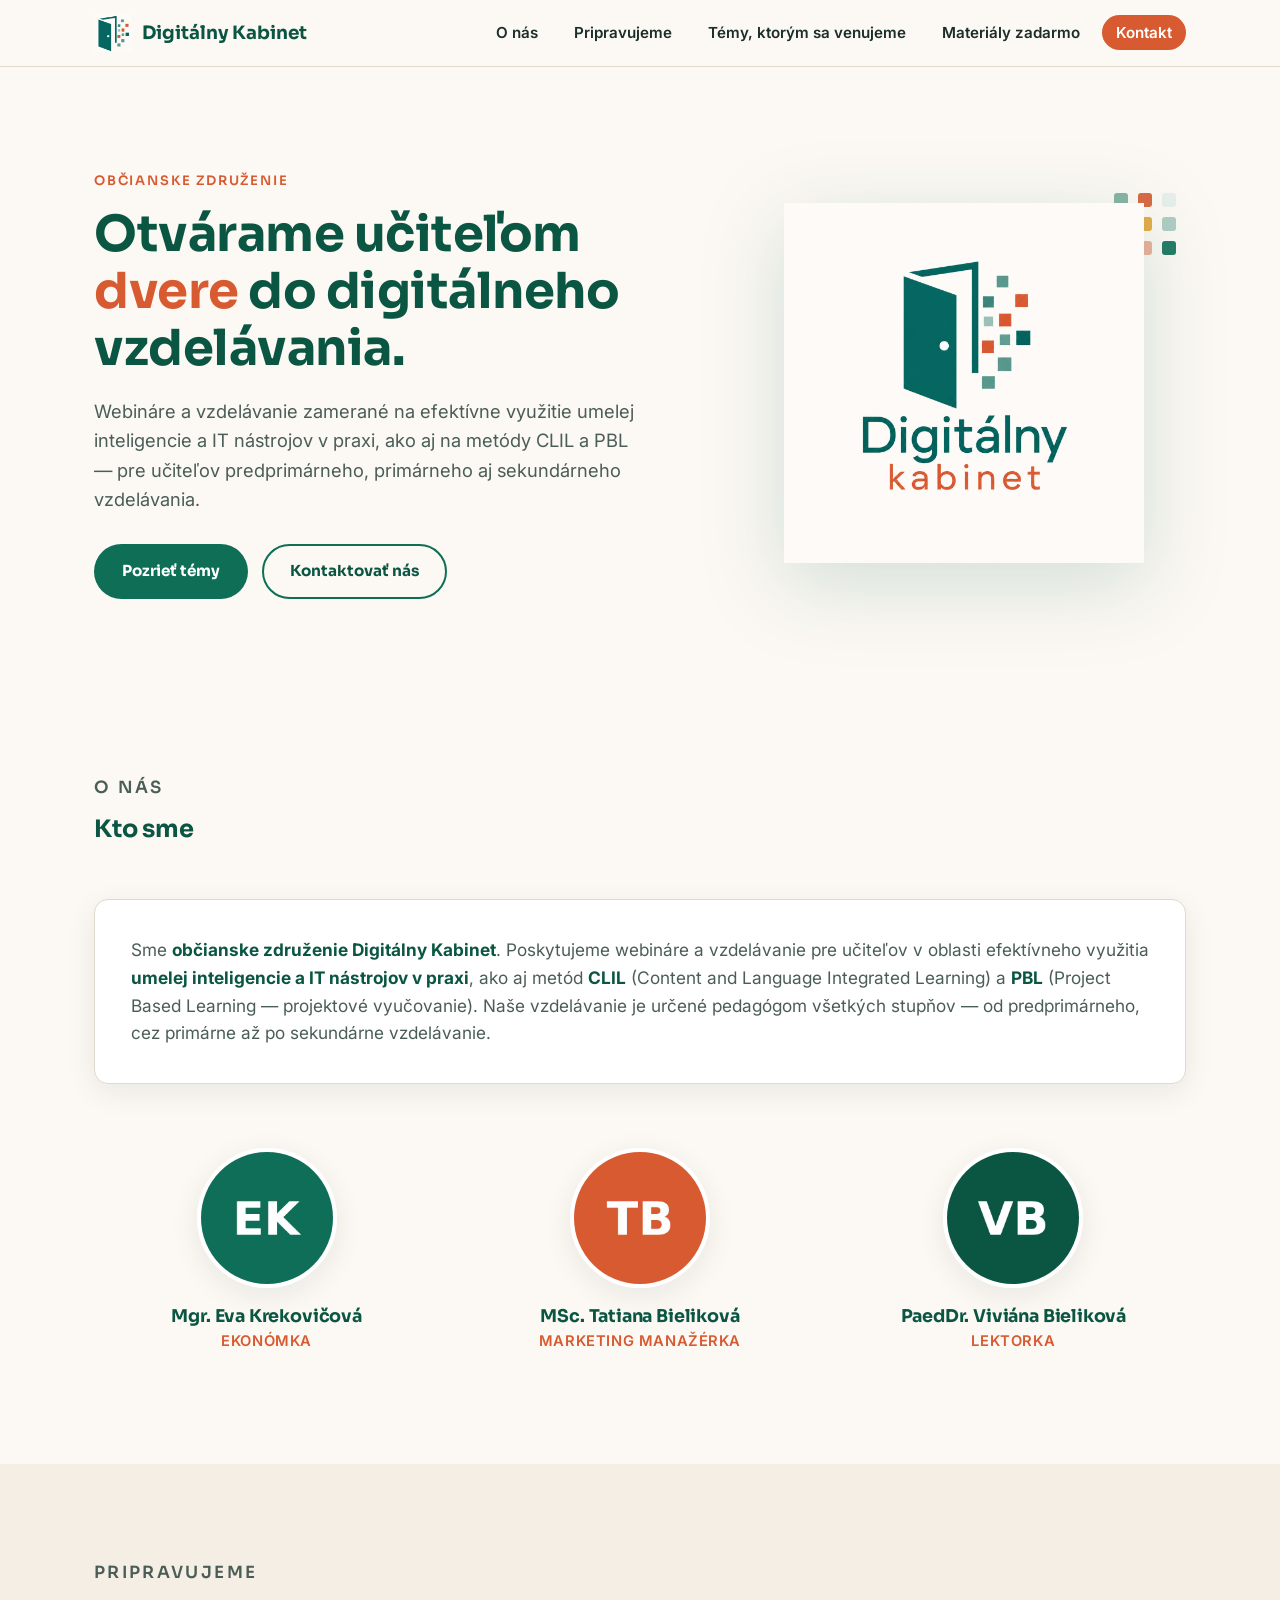
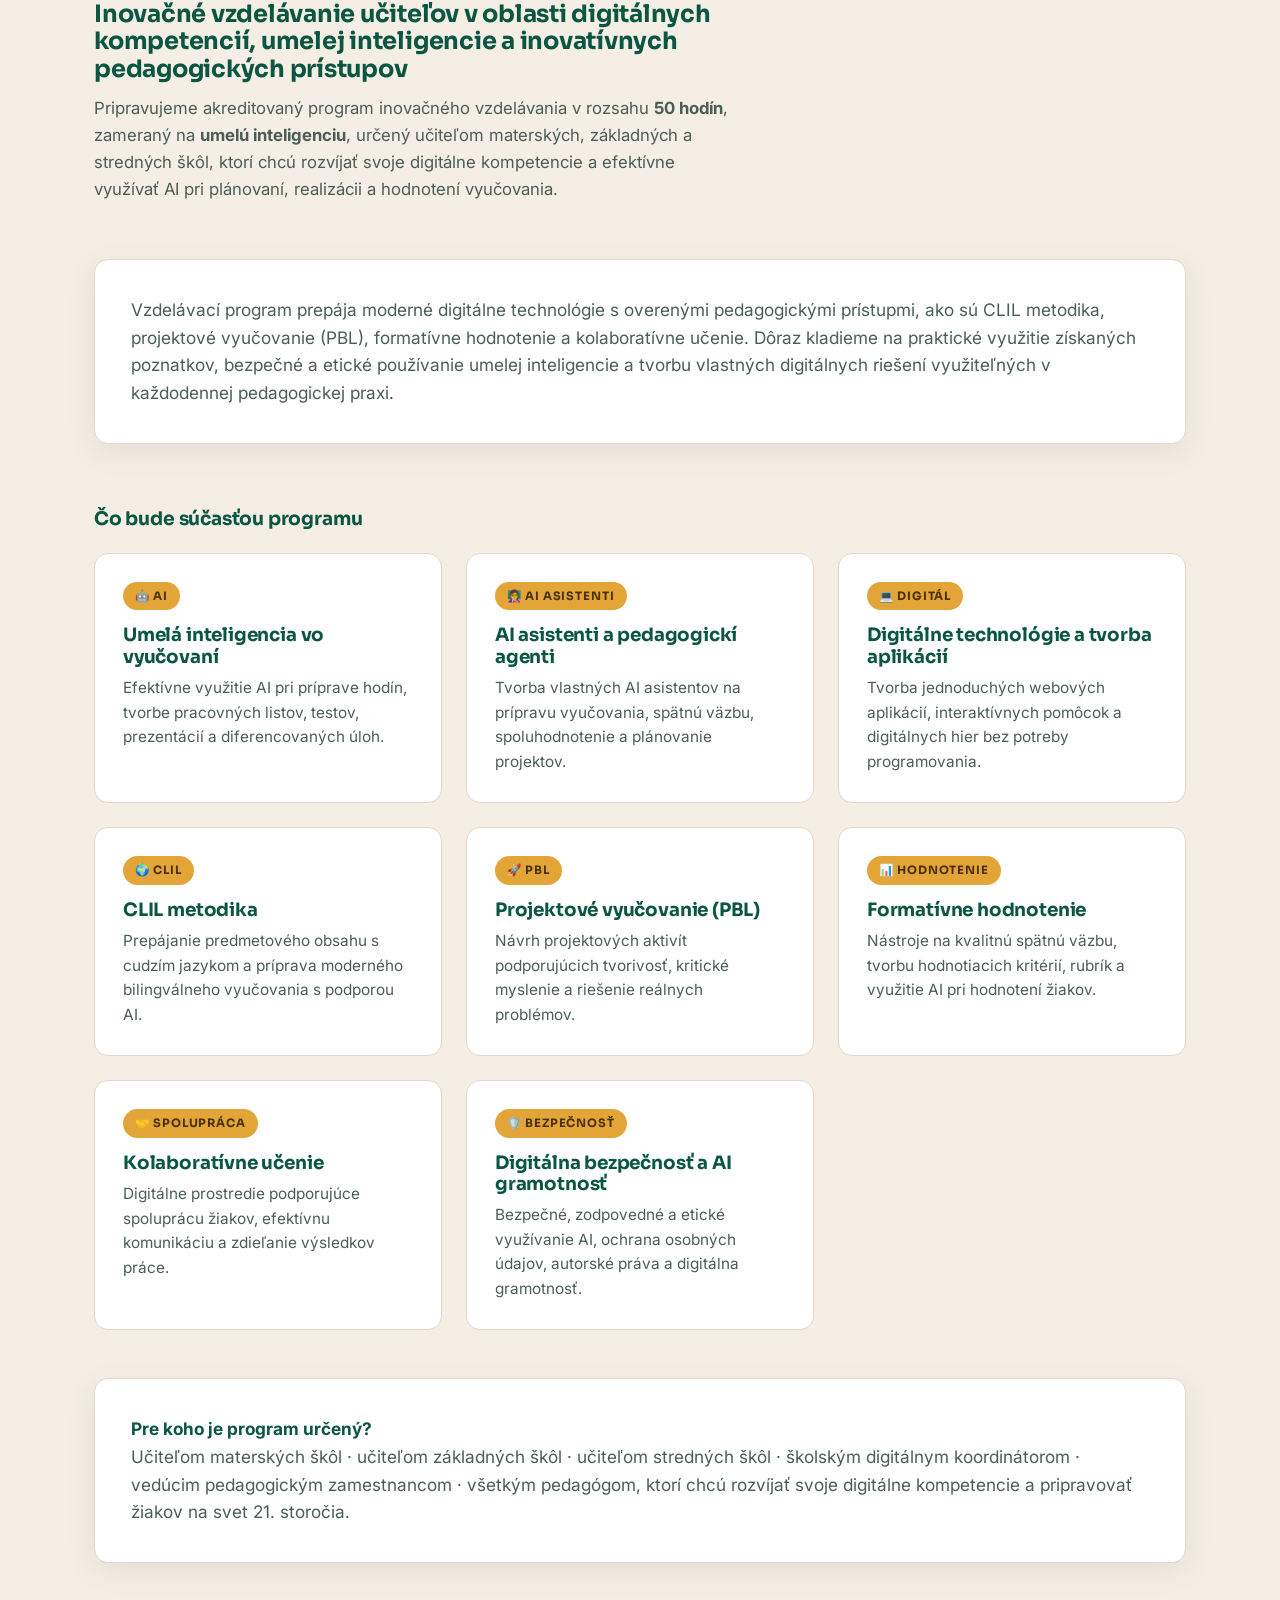
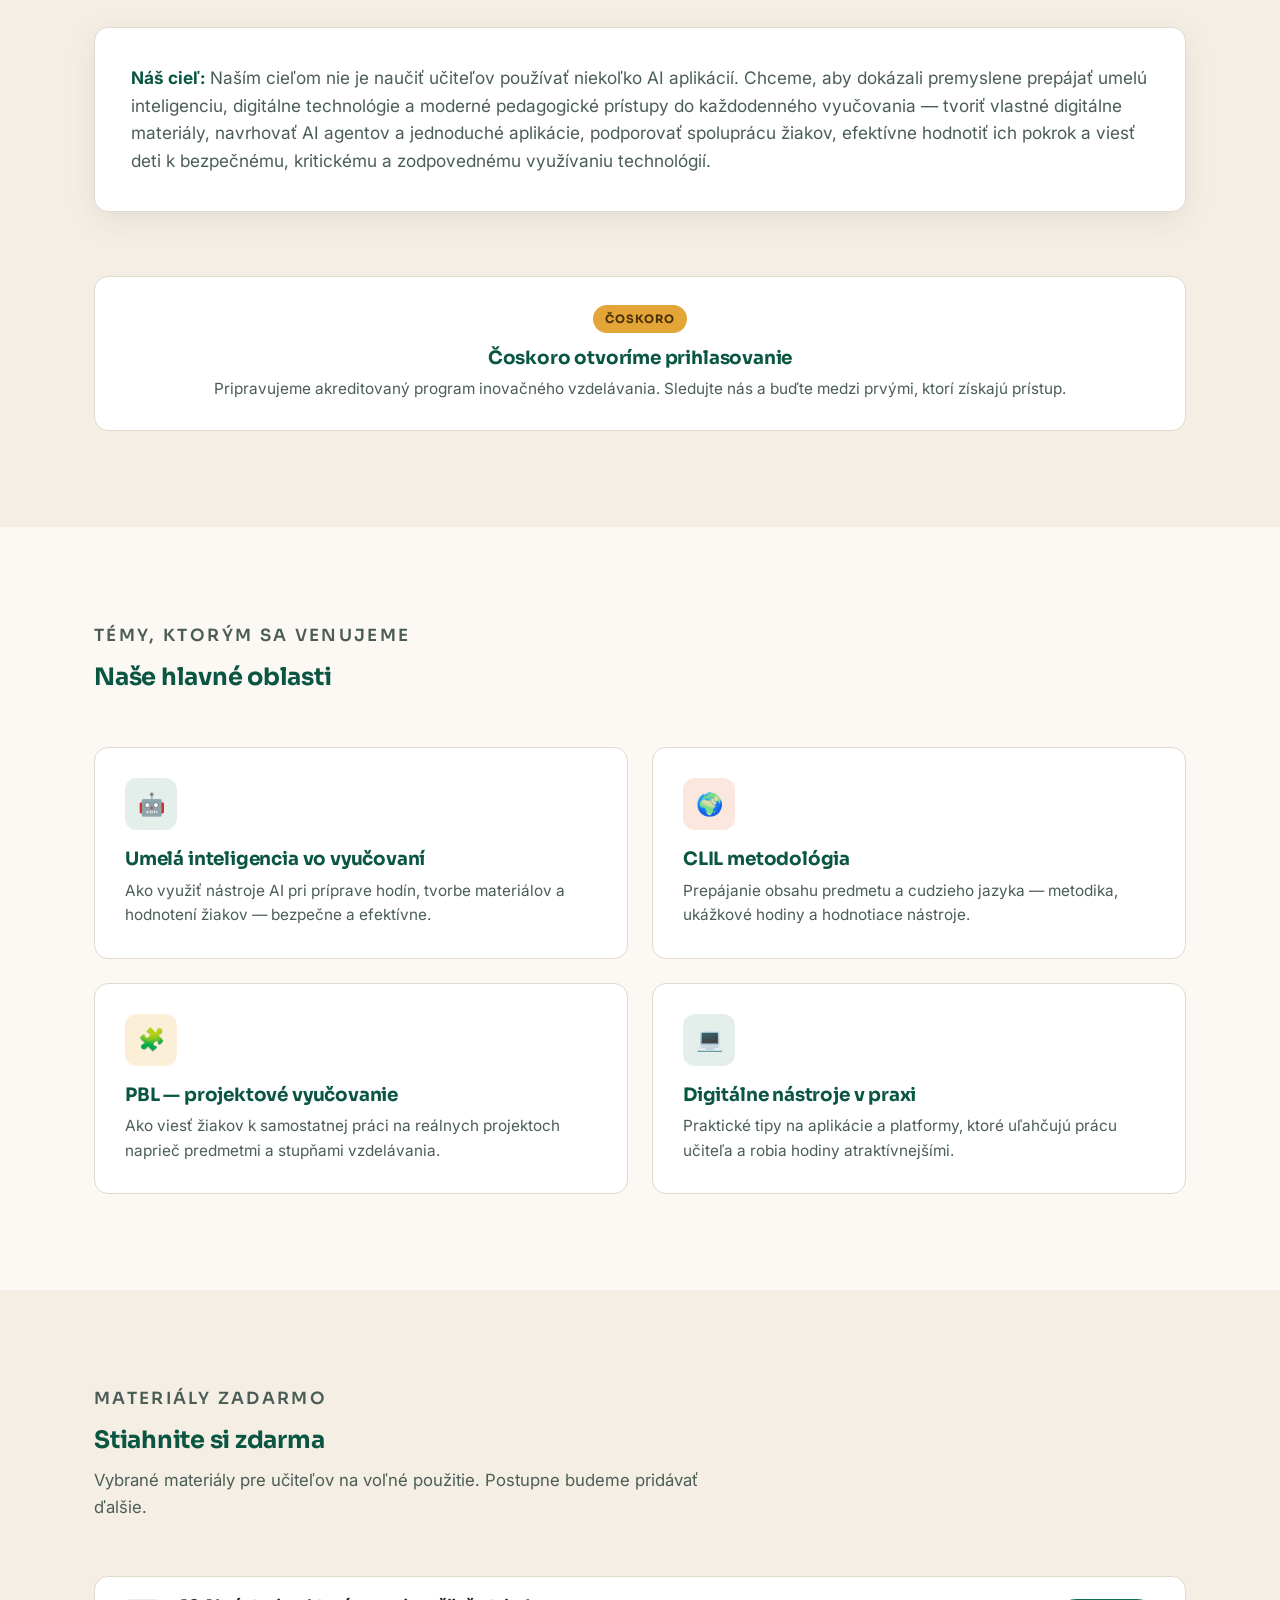
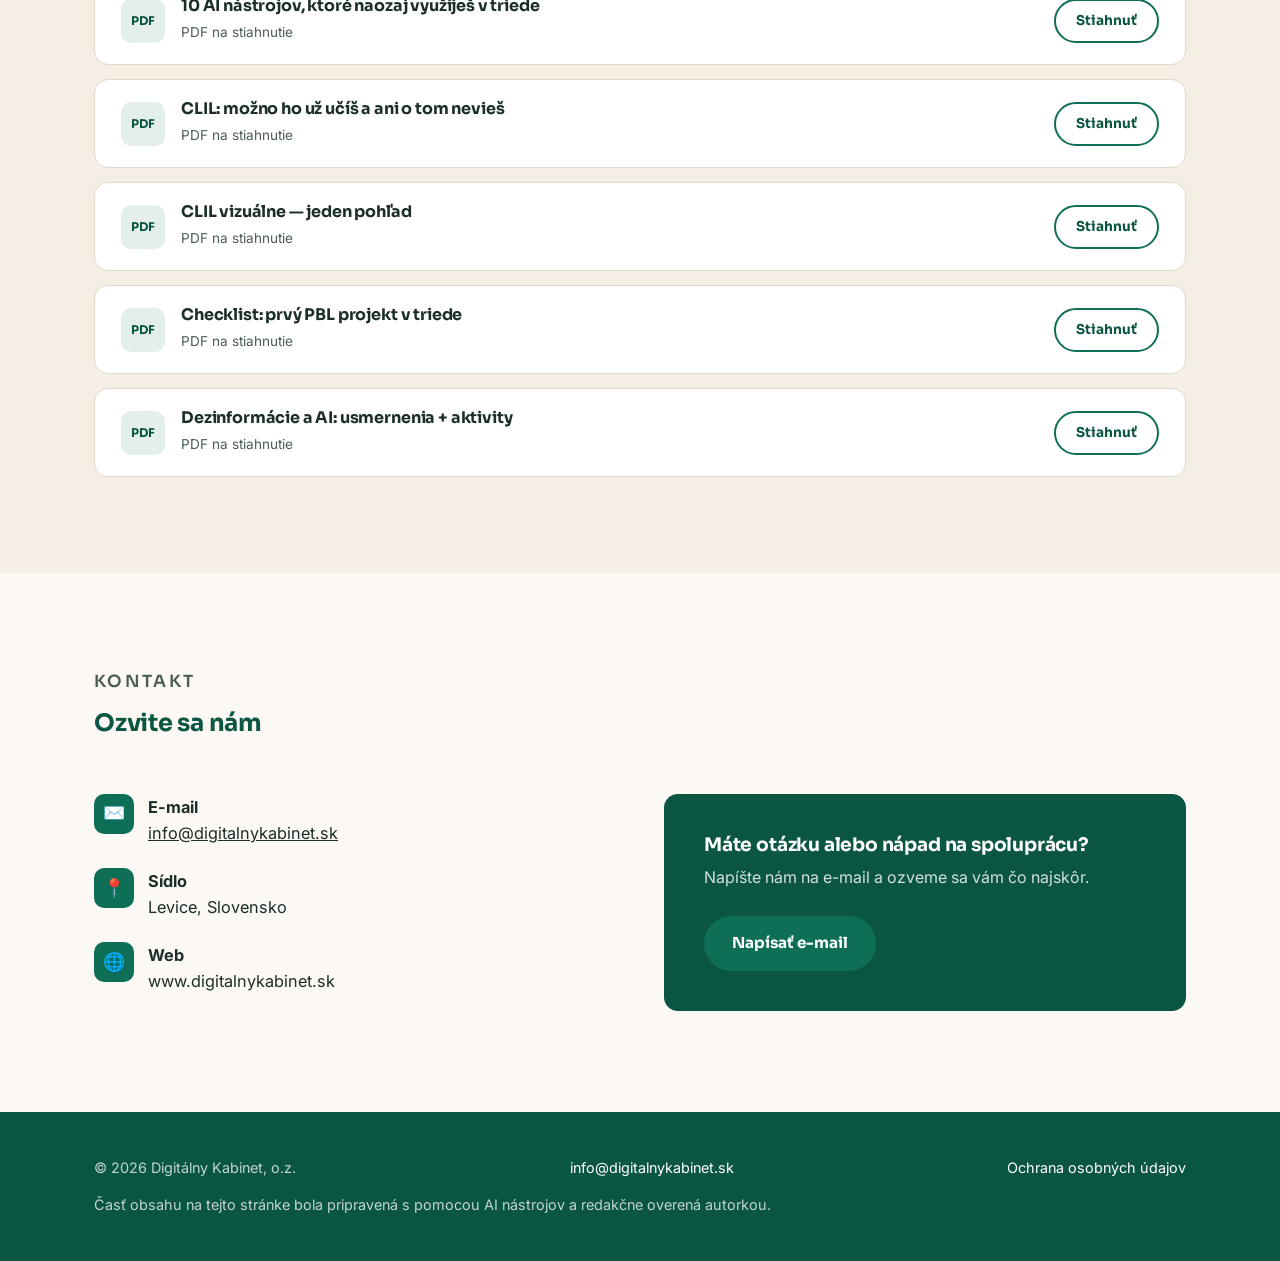
<file: index.html>
<!DOCTYPE html>
<html lang="sk">
<head>
<meta charset="UTF-8">
<meta name="viewport" content="width=device-width, initial-scale=1.0">
<title>Digitálny Kabinet — vzdelávanie učiteľov v AI, IT nástrojoch a CLIL/PBL</title>
<meta name="description" content="Občianske združenie Digitálny Kabinet poskytuje webináre a vzdelávanie pre učiteľov v oblasti AI, digitálnych nástrojov, CLIL a PBL metodológie.">
<link rel="icon" type="image/png" href="assets/favicon.png">
<link rel="preconnect" href="https://fonts.googleapis.com">
<link href="https://fonts.googleapis.com/css2?family=Sora:wght@500;600;700;800&family=Inter:wght@400;500;600&display=swap" rel="stylesheet">
<link rel="stylesheet" href="style.css">
</head>
<body>

<!-- =========================================================
     HLAVIČKA — navigácia. Ak pridáš/zmeníš sekciu, uprav aj
     zoznam odkazov nižšie (href musí sedieť s id danej sekcie).
     ========================================================= -->
<header class="site-header">
  <nav class="nav">
    <a href="#hero" class="brand">
      <img src="assets/logo-icon.png" alt="Digitálny Kabinet logo">
      Digitálny Kabinet
    </a>
    <button class="nav-toggle" id="navToggle" aria-label="Otvoriť menu" aria-expanded="false">
      <span></span><span></span><span></span>
    </button>
    <ul class="nav-links" id="navLinks">
      <li><a href="#onas">O nás</a></li>
      <li><a href="#pripravujeme">Pripravujeme</a></li>
      <li><a href="#temy">Témy, ktorým sa venujeme</a></li>
      <li><a href="#materialy">Materiály zadarmo</a></li>
      <li><a href="#kontakt" class="nav-cta">Kontakt</a></li>
    </ul>
  </nav>
</header>

<!-- =========================================================
     HERO — úvodná sekcia. EDITUJ: nadpis, podnadpis, tlačidlá.
     ========================================================= -->
<section class="hero" id="hero">
  <div class="container">
    <div class="hero-text reveal">
      <p class="eyebrow">Občianske združenie</p>
      <h1>Otvárame učiteľom <span>dvere</span> do digitálneho vzdelávania.</h1>
      <p class="lead">Webináre a vzdelávanie zamerané na efektívne využitie umelej inteligencie a IT nástrojov v praxi, ako aj na metódy CLIL a PBL — pre učiteľov predprimárneho, primárneho aj sekundárneho vzdelávania.</p>
      <div class="hero-actions">
        <a href="#temy" class="btn btn-primary">Pozrieť témy</a>
        <a href="#kontakt" class="btn btn-outline">Kontaktovať nás</a>
      </div>
    </div>
    <div class="hero-visual reveal">
      <div class="pixel-dots" aria-hidden="true">
        <span></span><span></span><span></span>
        <span></span><span></span><span></span>
        <span></span><span></span><span></span>
      </div>
      <img src="assets/logo.png" alt="Digitálny Kabinet — logo dverí otvárajúcich sa do digitálneho sveta">
    </div>
  </div>
</section>

<!-- =========================================================
     O NÁS
     EDITUJ: text poslania a mená/role/fotky tímu.
     Fotku vymeníš tak, že nahradíš súbor v assets/photos/
     rovnakým názvom (napr. eva-krekovicova.jpg).
     ========================================================= -->
<section id="onas">
  <div class="container">
    <div class="section-head reveal">
      <p class="eyebrow">O nás</p>
      <h2>Kto sme</h2>
    </div>

    <div class="mission-card reveal">
      <p>
        Sme <strong>občianske združenie Digitálny Kabinet</strong>. Poskytujeme webináre
        a vzdelávanie pre učiteľov v oblasti efektívneho využitia <strong>umelej inteligencie
        a IT nástrojov v praxi</strong>, ako aj metód <strong>CLIL</strong> (Content and Language
        Integrated Learning) a <strong>PBL</strong> (Project Based Learning — projektové
        vyučovanie). Naše vzdelávanie je určené pedagógom všetkých stupňov —
        od predprimárneho, cez primárne až po sekundárne vzdelávanie.
      </p>
    </div>

    <div class="team-grid">
      <div class="team-card reveal">
        <div class="photo"><img src="assets/photos/eva-krekovicova.jpg" alt="Mgr. Eva Krekovičová"></div>
        <h3>Mgr. Eva Krekovičová</h3>
        <p class="role">Ekonómka</p>
      </div>
      <div class="team-card reveal">
        <div class="photo"><img src="assets/photos/tatiana-bielikova.jpg" alt="MSc. Tatiana Bieliková"></div>
        <h3>MSc. Tatiana Bieliková</h3>
        <p class="role">Marketing manažérka</p>
      </div>
      <div class="team-card reveal">
        <div class="photo"><img src="assets/photos/viviana-bielikova.jpg" alt="PaedDr. Viviána Bieliková"></div>
        <h3>PaedDr. Viviána Bieliková</h3>
        <p class="role">Lektorka</p>
      </div>
    </div>
  </div>
</section>

<!-- =========================================================
     PRIPRAVUJEME
     EDITUJ: pridaj/uber <div class="upcoming-card"> podľa potreby.
     Skopíruj celý blok jednej karty a uprav text.
     ========================================================= -->
<section id="pripravujeme" class="section-alt">
  <div class="container">
    <div class="section-head reveal">
      <p class="eyebrow">Pripravujeme</p>
      <h2>Inovačné vzdelávanie učiteľov v oblasti digitálnych kompetencií, umelej inteligencie a inovatívnych pedagogických prístupov</h2>
      <p>Pripravujeme akreditovaný program inovačného vzdelávania v rozsahu <strong>50 hodín</strong>, zameraný na <strong>umelú inteligenciu</strong>, určený učiteľom materských, základných a stredných škôl, ktorí chcú rozvíjať svoje digitálne kompetencie a efektívne využívať AI pri plánovaní, realizácii a hodnotení vyučovania.</p>
    </div>

    <div class="mission-card reveal">
      <p>
        Vzdelávací program prepája moderné digitálne technológie s overenými pedagogickými prístupmi, ako sú CLIL metodika, projektové vyučovanie (PBL), formatívne hodnotenie a kolaboratívne učenie. Dôraz kladieme na praktické využitie získaných poznatkov, bezpečné a etické používanie umelej inteligencie a tvorbu vlastných digitálnych riešení využiteľných v každodennej pedagogickej praxi.
      </p>
    </div>

    <h3 style="font-family:var(--font-display); color:var(--teal-dark); margin-bottom:24px;">Čo bude súčasťou programu</h3>

    <div class="upcoming-grid">
      <div class="upcoming-card reveal">
        <span class="badge">🤖 AI</span>
        <h3>Umelá inteligencia vo vyučovaní</h3>
        <p>Efektívne využitie AI pri príprave hodín, tvorbe pracovných listov, testov, prezentácií a diferencovaných úloh.</p>
      </div>
      <div class="upcoming-card reveal">
        <span class="badge">👩‍🏫 AI asistenti</span>
        <h3>AI asistenti a pedagogickí agenti</h3>
        <p>Tvorba vlastných AI asistentov na prípravu vyučovania, spätnú väzbu, spoluhodnotenie a plánovanie projektov.</p>
      </div>
      <div class="upcoming-card reveal">
        <span class="badge">💻 Digitál</span>
        <h3>Digitálne technológie a tvorba aplikácií</h3>
        <p>Tvorba jednoduchých webových aplikácií, interaktívnych pomôcok a digitálnych hier bez potreby programovania.</p>
      </div>
      <div class="upcoming-card reveal">
        <span class="badge">🌍 CLIL</span>
        <h3>CLIL metodika</h3>
        <p>Prepájanie predmetového obsahu s cudzím jazykom a príprava moderného bilingválneho vyučovania s podporou AI.</p>
      </div>
      <div class="upcoming-card reveal">
        <span class="badge">🚀 PBL</span>
        <h3>Projektové vyučovanie (PBL)</h3>
        <p>Návrh projektových aktivít podporujúcich tvorivosť, kritické myslenie a riešenie reálnych problémov.</p>
      </div>
      <div class="upcoming-card reveal">
        <span class="badge">📊 Hodnotenie</span>
        <h3>Formatívne hodnotenie</h3>
        <p>Nástroje na kvalitnú spätnú väzbu, tvorbu hodnotiacich kritérií, rubrík a využitie AI pri hodnotení žiakov.</p>
      </div>
      <div class="upcoming-card reveal">
        <span class="badge">🤝 Spolupráca</span>
        <h3>Kolaboratívne učenie</h3>
        <p>Digitálne prostredie podporujúce spoluprácu žiakov, efektívnu komunikáciu a zdieľanie výsledkov práce.</p>
      </div>
      <div class="upcoming-card reveal">
        <span class="badge">🛡️ Bezpečnosť</span>
        <h3>Digitálna bezpečnosť a AI gramotnosť</h3>
        <p>Bezpečné, zodpovedné a etické využívanie AI, ochrana osobných údajov, autorské práva a digitálna gramotnosť.</p>
      </div>
    </div>

    <div class="mission-card reveal" style="margin-top:48px;">
      <p><strong>Pre koho je program určený?</strong><br>
      Učiteľom materských škôl · učiteľom základných škôl · učiteľom stredných škôl · školským digitálnym koordinátorom · vedúcim pedagogickým zamestnancom · všetkým pedagógom, ktorí chcú rozvíjať svoje digitálne kompetencie a pripravovať žiakov na svet 21. storočia.</p>
    </div>

    <div class="mission-card reveal">
      <p><strong>Náš cieľ:</strong> Naším cieľom nie je naučiť učiteľov používať niekoľko AI aplikácií. Chceme, aby dokázali premyslene prepájať umelú inteligenciu, digitálne technológie a moderné pedagogické prístupy do každodenného vyučovania — tvoriť vlastné digitálne materiály, navrhovať AI agentov a jednoduché aplikácie, podporovať spoluprácu žiakov, efektívne hodnotiť ich pokrok a viesť deti k bezpečnému, kritickému a zodpovednému využívaniu technológií.</p>
    </div>

    <div class="upcoming-card reveal" style="margin-top:24px; text-align:center;">
      <span class="badge">Čoskoro</span>
      <h3>Čoskoro otvoríme prihlasovanie</h3>
      <p>Pripravujeme akreditovaný program inovačného vzdelávania. Sledujte nás a buďte medzi prvými, ktorí získajú prístup.</p>
    </div>
  </div>
</section>
<!-- =========================================================
     TÉMY, KTORÝM SA VENUJEME
     EDITUJ: pridaj/uber <div class="topic-card"> podľa potreby.
     ========================================================= -->
<section id="temy">
  <div class="container">
    <div class="section-head reveal">
      <p class="eyebrow">Témy, ktorým sa venujeme</p>
      <h2>Naše hlavné oblasti</h2>
    </div>

    <div class="topics-grid">
      <div class="topic-card reveal">
        <div class="topic-icon" style="background:var(--teal-pale); color:var(--teal-dark);">🤖</div>
        <h3>Umelá inteligencia vo vyučovaní</h3>
        <p>Ako využiť nástroje AI pri príprave hodín, tvorbe materiálov a hodnotení žiakov — bezpečne a efektívne.</p>
      </div>
      <div class="topic-card reveal">
        <div class="topic-icon" style="background:#FBE7DE; color:var(--terracotta-dark);">🌍</div>
        <h3>CLIL metodológia</h3>
        <p>Prepájanie obsahu predmetu a cudzieho jazyka — metodika, ukážkové hodiny a hodnotiace nástroje.</p>
      </div>
      <div class="topic-card reveal">
        <div class="topic-icon" style="background:#FBEFD8; color:#8A5B0E;">🧩</div>
        <h3>PBL — projektové vyučovanie</h3>
        <p>Ako viesť žiakov k samostatnej práci na reálnych projektoch naprieč predmetmi a stupňami vzdelávania.</p>
      </div>
      <div class="topic-card reveal">
        <div class="topic-icon" style="background:var(--teal-pale); color:var(--teal-dark);">💻</div>
        <h3>Digitálne nástroje v praxi</h3>
        <p>Praktické tipy na aplikácie a platformy, ktoré uľahčujú prácu učiteľa a robia hodiny atraktívnejšími.</p>
      </div>
    </div>
  </div>
</section>

<!-- =========================================================
     MATERIÁLY ZADARMO
     EDITUJ: sem pridávaš odkazy na súbory. Súbor (napr. PDF)
     nahraj do priečinka assets/materialy/ a do href napíš jeho
     presný názov, napr. assets/materialy/nazov-suboru.pdf
     ========================================================= -->
<section id="materialy" class="section-alt">
  <div class="container">
    <div class="section-head reveal">
      <p class="eyebrow">Materiály zadarmo</p>
      <h2>Stiahnite si zdarma</h2>
      <p>Vybrané materiály pre učiteľov na voľné použitie. Postupne budeme pridávať ďalšie.</p>
    </div>

    <div class="materials-list">
      <div class="material-item reveal">
        <div class="info">
          <div class="file-icon">PDF</div>
          <div>
            <h4>10 AI nástrojov, ktoré naozaj využiješ v triede</h4>
            <span class="meta">PDF na stiahnutie</span>
          </div>
        </div>
<a href="/materialy/10-AI-nastrojov-pre-ucitelov.pdf" class="btn btn-outline" download>Stiahnuť</a>
      </div>
      <div class="material-item reveal">
  <div class="info">
    <div class="file-icon">PDF</div>
    <div>
      <h4>CLIL: možno ho už učíš a ani o tom nevieš</h4>
      <span class="meta">PDF na stiahnutie</span>
    </div>
  </div>
  <a href="/materialy/CLIL-metodika-pre-ucitelov.pdf" class="btn btn-outline" download>Stiahnuť</a>
</div>
         <div class="material-item reveal">
  <div class="info">
    <div class="file-icon">PDF</div>
    <div>
      <h4>CLIL vizuálne — jeden pohľad</h4>
      <span class="meta">PDF na stiahnutie</span>
    </div>
  </div>
  <a href="/materialy/CLIL-vizualny-prehlad.pdf" class="btn btn-outline" download>Stiahnuť</a>
</div>
<div class="material-item reveal">
  <div class="info">
    <div class="file-icon">PDF</div>
    <div>
      <h4>Checklist: prvý PBL projekt v triede</h4>
      <span class="meta">PDF na stiahnutie</span>
    </div>
  </div>
  <a href="/materialy/Checklist-prvy-PBL-projekt.pdf" class="btn btn-outline" download>Stiahnuť</a>
</div>
<div class="material-item reveal">
  <div class="info">
    <div class="file-icon">PDF</div>
    <div>
      <h4>Dezinformácie a AI: usmernenia + aktivity</h4>
      <span class="meta">PDF na stiahnutie</span>
    </div>
  </div>
  <a href="/materialy/Dezinformacie-a-AI-usmernenia-aktivity.pdf" class="btn btn-outline" download>Stiahnuť</a>
</div>
  </div>
</section>

<!-- =========================================================
     KONTAKT
     EDITUJ: e-mail, telefón, adresu a sociálne siete.
     ========================================================= -->
<section id="kontakt">
  <div class="container">
    <div class="section-head reveal">
      <p class="eyebrow">Kontakt</p>
      <h2>Ozvite sa nám</h2>
    </div>

    <div class="contact-wrap">
      <ul class="contact-list reveal">
        <li>
          <span class="ic">✉️</span>
          <div>
            <strong>E-mail</strong><br>
            <a href="mailto:info@digitalnykabinet.sk">info@digitalnykabinet.sk</a>
          </div>
        </li>
        <li>
          <span class="ic">📍</span>
          <div>
            <strong>Sídlo</strong><br>
            Levice, Slovensko
          </div>
        </li>
        <li>
          <span class="ic">🌐</span>
          <div>
            <strong>Web</strong><br>
            www.digitalnykabinet.sk
          </div>
        </li>
      </ul>

      <div class="contact-card reveal">
        <h3>Máte otázku alebo nápad na spoluprácu?</h3>
        <p>Napíšte nám na e-mail a ozveme sa vám čo najskôr.</p>
        <a href="mailto:info@digitalnykabinet.sk" class="btn btn-primary">Napísať e-mail</a>
      </div>
    </div>
  </div>
</section>

<!-- =========================================================
     PÄTIČKA
     ========================================================= -->
<footer class="site-footer">
  <div class="container">
    <span>© <span id="year"></span> Digitálny Kabinet, o.z.</span>
    <span><a href="mailto:info@digitalnykabinet.sk">info@digitalnykabinet.sk</a></span>
       <span><a href="/ochrana-udajov.html">Ochrana osobných údajov</a></span>
<span>Časť obsahu na tejto stránke bola pripravená s pomocou AI nástrojov a redakčne overená autorkou.</span>
  </div>
</footer>

<script src="script.js"></script>
</body>
</html>
</file>
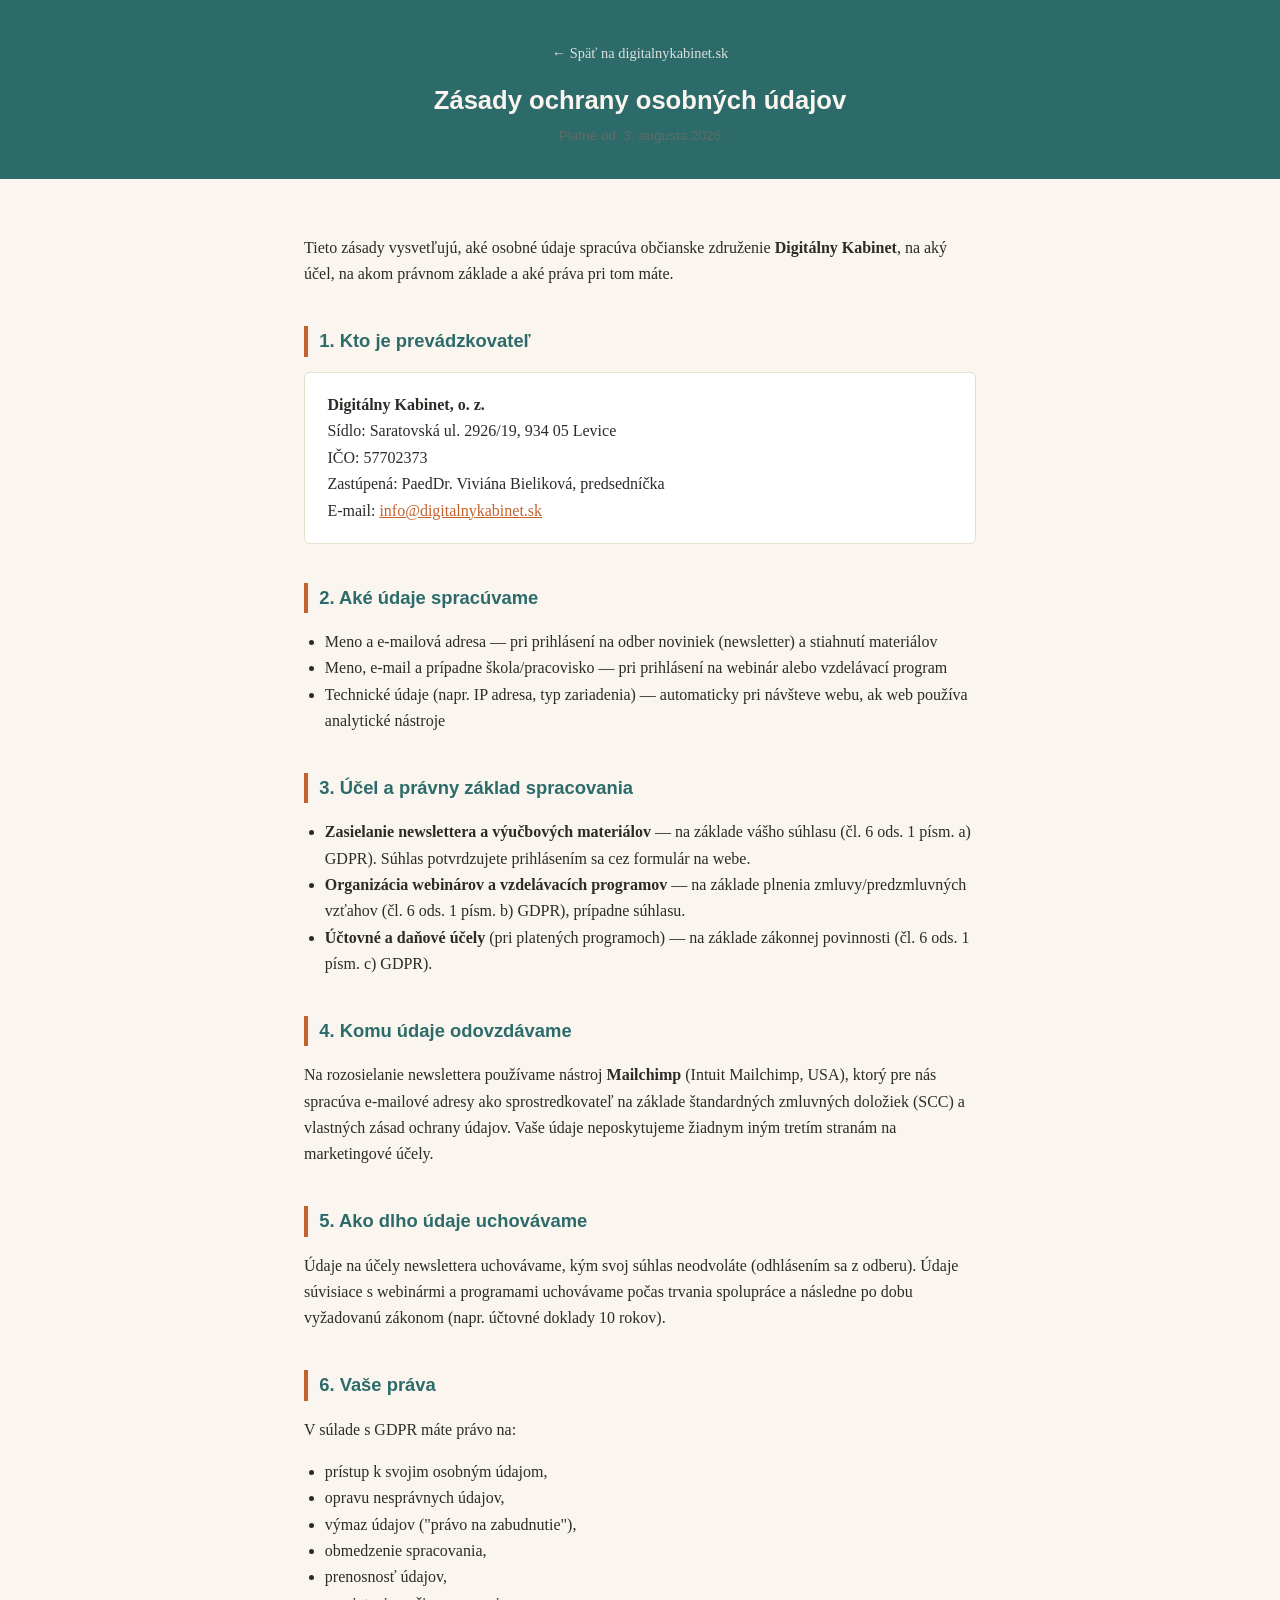
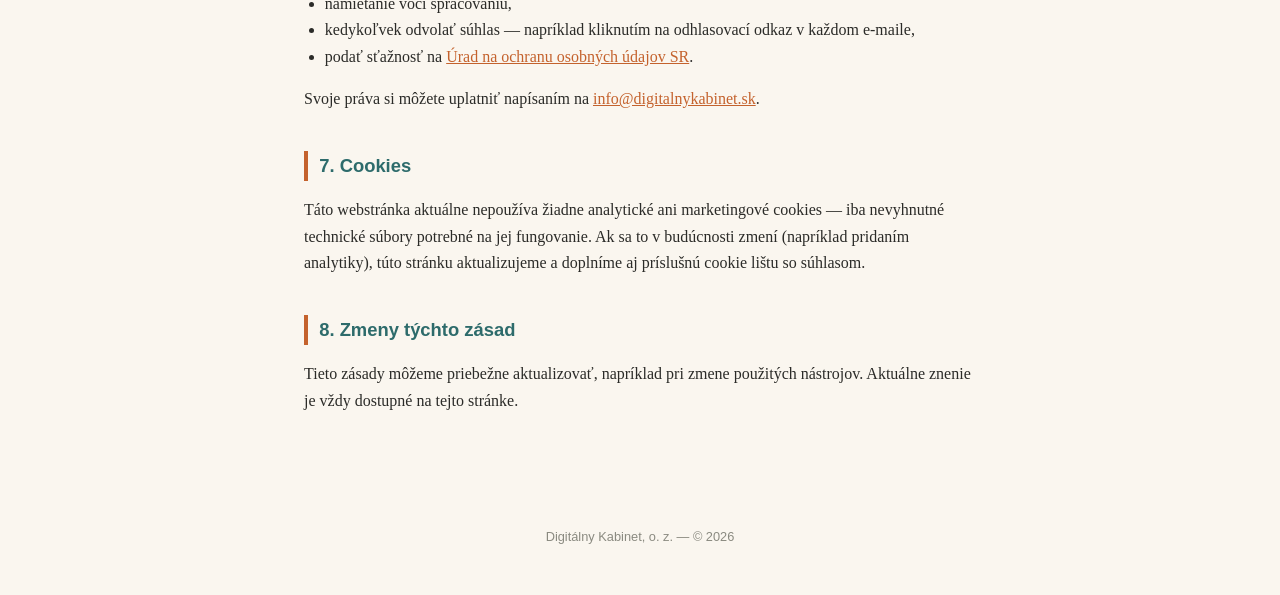
<file: ochrana-udajov.html>
<!DOCTYPE html>
<html lang="sk">
<head>
<meta charset="UTF-8">
<meta name="viewport" content="width=device-width, initial-scale=1.0">
<title>Zásady ochrany osobných údajov — Digitálny Kabinet</title>
<meta name="description" content="Zásady ochrany osobných údajov občianskeho združenia Digitálny Kabinet.">
<style>
  :root{
    --teal:#2D6B6B;
    --teal-light:#4A9B9B;
    --terracotta:#C4622D;
    --cream:#FAF6EF;
    --text:#2B2B28;
  }
  *{box-sizing:border-box;}
  body{
    margin:0;
    background:var(--cream);
    color:var(--text);
    font-family:"Georgia","Iowan Old Style",serif;
    line-height:1.65;
  }
  header{
    background:var(--teal);
    color:var(--cream);
    padding:2.5rem 1.5rem 2rem;
    text-align:center;
  }
  header a{
    color:var(--cream);
    text-decoration:none;
    font-size:0.9rem;
    opacity:0.85;
  }
  header h1{
    font-family:"Helvetica Neue",Arial,sans-serif;
    font-weight:600;
    font-size:1.6rem;
    margin:0.8rem 0 0.2rem;
  }
  header p{
    font-family:"Helvetica Neue",Arial,sans-serif;
    font-size:0.9rem;
    opacity:0.85;
    margin:0;
  }
  main{
    max-width:720px;
    margin:0 auto;
    padding:2.5rem 1.5rem 4rem;
  }
  h2{
    font-family:"Helvetica Neue",Arial,sans-serif;
    color:var(--teal);
    font-size:1.15rem;
    border-left:4px solid var(--terracotta);
    padding-left:0.7rem;
    margin-top:2.4rem;
  }
  p, li{ font-size:1rem; }
  ul{ padding-left:1.3rem; }
  .meta{
    font-family:"Helvetica Neue",Arial,sans-serif;
    font-size:0.85rem;
    color:#6b6b64;
  }
  .box{
    background:#fff;
    border:1px solid #e6ded0;
    border-radius:6px;
    padding:1.2rem 1.4rem;
    margin-top:0.5rem;
  }
  footer{
    text-align:center;
    font-family:"Helvetica Neue",Arial,sans-serif;
    font-size:0.8rem;
    color:#8a8a80;
    padding:2rem 1rem 3rem;
  }
  a{ color:var(--terracotta); }
</style>
</head>
<body>

<header>
  <a href="/">← Späť na digitalnykabinet.sk</a>
  <h1>Zásady ochrany osobných údajov</h1>
  <p class="meta">Platné od: 3. augusta 2026</p>
</header>

<main>

  <p>Tieto zásady vysvetľujú, aké osobné údaje spracúva občianske združenie <strong>Digitálny Kabinet</strong>, na aký účel, na akom právnom základe a aké práva pri tom máte.</p>

  <h2>1. Kto je prevádzkovateľ</h2>
  <div class="box">
    <p style="margin:0">
      <strong>Digitálny Kabinet, o. z.</strong><br>
      Sídlo: Saratovská ul. 2926/19, 934 05 Levice<br>
      IČO: 57702373<br>
      Zastúpená: PaedDr. Viviána Bieliková, predsedníčka<br>
      E-mail: <a href="mailto:info@digitalnykabinet.sk">info@digitalnykabinet.sk</a>
    </p>
  </div>

  <h2>2. Aké údaje spracúvame</h2>
  <ul>
    <li>Meno a e-mailová adresa — pri prihlásení na odber noviniek (newsletter) a stiahnutí materiálov</li>
    <li>Meno, e-mail a prípadne škola/pracovisko — pri prihlásení na webinár alebo vzdelávací program</li>
    <li>Technické údaje (napr. IP adresa, typ zariadenia) — automaticky pri návšteve webu, ak web používa analytické nástroje</li>
  </ul>

  <h2>3. Účel a právny základ spracovania</h2>
  <ul>
    <li><strong>Zasielanie newslettera a výučbových materiálov</strong> — na základe vášho súhlasu (čl. 6 ods. 1 písm. a) GDPR). Súhlas potvrdzujete prihlásením sa cez formulár na webe.</li>
    <li><strong>Organizácia webinárov a vzdelávacích programov</strong> — na základe plnenia zmluvy/predzmluvných vzťahov (čl. 6 ods. 1 písm. b) GDPR), prípadne súhlasu.</li>
    <li><strong>Účtovné a daňové účely</strong> (pri platených programoch) — na základe zákonnej povinnosti (čl. 6 ods. 1 písm. c) GDPR).</li>
  </ul>

  <h2>4. Komu údaje odovzdávame</h2>
  <p>Na rozosielanie newslettera používame nástroj <strong>Mailchimp</strong> (Intuit Mailchimp, USA), ktorý pre nás spracúva e-mailové adresy ako sprostredkovateľ na základe štandardných zmluvných doložiek (SCC) a vlastných zásad ochrany údajov. Vaše údaje neposkytujeme žiadnym iným tretím stranám na marketingové účely.</p>

  <h2>5. Ako dlho údaje uchovávame</h2>
  <p>Údaje na účely newslettera uchovávame, kým svoj súhlas neodvoláte (odhlásením sa z odberu). Údaje súvisiace s webinármi a programami uchovávame počas trvania spolupráce a následne po dobu vyžadovanú zákonom (napr. účtovné doklady 10 rokov).</p>

  <h2>6. Vaše práva</h2>
  <p>V súlade s GDPR máte právo na:</p>
  <ul>
    <li>prístup k svojim osobným údajom,</li>
    <li>opravu nesprávnych údajov,</li>
    <li>výmaz údajov ("právo na zabudnutie"),</li>
    <li>obmedzenie spracovania,</li>
    <li>prenosnosť údajov,</li>
    <li>namietanie voči spracovaniu,</li>
    <li>kedykoľvek odvolať súhlas — napríklad kliknutím na odhlasovací odkaz v každom e-maile,</li>
    <li>podať sťažnosť na <a href="https://dataprotection.gov.sk" target="_blank" rel="noopener">Úrad na ochranu osobných údajov SR</a>.</li>
  </ul>
  <p>Svoje práva si môžete uplatniť napísaním na <a href="mailto:info@digitalnykabinet.sk">info@digitalnykabinet.sk</a>.</p>

  <h2>7. Cookies</h2>
  <p>Táto webstránka aktuálne nepoužíva žiadne analytické ani marketingové cookies — iba nevyhnutné technické súbory potrebné na jej fungovanie. Ak sa to v budúcnosti zmení (napríklad pridaním analytiky), túto stránku aktualizujeme a doplníme aj príslušnú cookie lištu so súhlasom.</p>

  <h2>8. Zmeny týchto zásad</h2>
  <p>Tieto zásady môžeme priebežne aktualizovať, napríklad pri zmene použitých nástrojov. Aktuálne znenie je vždy dostupné na tejto stránke.</p>

</main>

<footer>
  Digitálny Kabinet, o. z. — © 2026
</footer>

</body>
</html>
</file>
<file: style.css>
/* =========================================================================
   DIGITÁLNY KABINET — štýly webstránky
   -------------------------------------------------------------------------
   FARBY A PÍSMA meníš na jednom mieste nižšie (:root). Ak zmeníš farbu tu,
   zmení sa všade na stránke.
   ========================================================================= */

:root{
  /* --- FARBY ZNAČKY (edituj tu, ak treba) --- */
  --teal:        #0F6E56;
  --teal-dark:   #0B5643;
  --teal-pale:   #E4EFEC;
  --terracotta:  #D85A30;
  --terracotta-dark:#B7481F;
  --amber:       #E3A537;
  --cream:       #FCF8F3;
  --cream-2:     #F5EEE4;
  --ink:         #1B2E29;
  --ink-soft:    #4B5D57;
  --line:        #E1D9CC;

  /* --- PÍSMA --- */
  --font-display: 'Sora', 'Segoe UI', sans-serif;
  --font-body:    'Inter', 'Segoe UI', sans-serif;

  --radius: 14px;
  --shadow: 0 8px 30px rgba(15, 46, 40, 0.08);
}

*{ box-sizing: border-box; }
html{ scroll-behavior: smooth; }
body{
  margin:0;
  font-family: var(--font-body);
  color: var(--ink);
  background: var(--cream);
  line-height: 1.6;
  -webkit-font-smoothing: antialiased;
}
img{ max-width:100%; display:block; }
a{ color: inherit; }
h1,h2,h3,h4{
  font-family: var(--font-display);
  margin: 0 0 .5em 0;
  line-height: 1.15;
  letter-spacing: -0.01em;
  color: var(--teal-dark);
}
p{ margin: 0 0 1em 0; }
.container{
  max-width: 1140px;
  margin: 0 auto;
  padding: 0 24px;
}
section{ padding: 96px 0; }
.section-alt{ background: var(--cream-2); }
.eyebrow{
  display:inline-block;
  font-family: var(--font-display);
  font-size: 13px;
  font-weight: 600;
  letter-spacing: .14em;
  text-transform: uppercase;
  color: var(--terracotta);
  margin-bottom: 14px;
}
.section-head{
  max-width: 640px;
  margin: 0 0 56px 0;
}
.section-head p{ color: var(--ink-soft); font-size: 1.05rem; }

/* Pixelová dekorácia — motív z loga (kocky rozpadajúce sa z dverí) */
.pixel-dots{
  position:absolute;
  display:grid;
  grid-template-columns: repeat(3, 14px);
  gap: 10px;
  pointer-events:none;
  opacity:.9;
}
.pixel-dots span{
  width:14px; height:14px; border-radius:3px;
  display:block;
}
.pixel-dots span:nth-child(1){ background:var(--teal); opacity:.55; }
.pixel-dots span:nth-child(2){ background:var(--terracotta); }
.pixel-dots span:nth-child(3){ background:var(--teal-pale); }
.pixel-dots span:nth-child(4){ background:var(--terracotta); opacity:.7; }
.pixel-dots span:nth-child(5){ background:var(--amber); }
.pixel-dots span:nth-child(6){ background:var(--teal); opacity:.35; }
.pixel-dots span:nth-child(7){ background:var(--teal-pale); }
.pixel-dots span:nth-child(8){ background:var(--terracotta); opacity:.5; }
.pixel-dots span:nth-child(9){ background:var(--teal); }

/* ---------- HLAVIČKA / NAVIGÁCIA ---------- */
.site-header{
  position: sticky;
  top:0;
  z-index: 100;
  background: rgba(252, 248, 243, 0.92);
  backdrop-filter: blur(8px);
  border-bottom: 1px solid var(--line);
}
.nav{
  display:flex;
  align-items:center;
  justify-content: space-between;
  padding: 14px 24px;
  max-width: 1140px;
  margin: 0 auto;
}
.brand{
  display:flex;
  align-items:center;
  gap:10px;
  text-decoration:none;
  font-family: var(--font-display);
  font-weight: 700;
  font-size: 1.15rem;
  color: var(--teal-dark);
}
.brand img{ width:38px; height:38px; object-fit:contain; }
.nav-links{
  display:flex;
  gap: 8px;
  list-style:none;
  margin:0; padding:0;
}
.nav-links a{
  text-decoration:none;
  font-weight: 600;
  font-size: .95rem;
  color: var(--ink);
  padding: 8px 14px;
  border-radius: 999px;
  transition: background .15s ease, color .15s ease;
}
.nav-links a:hover{ background: var(--teal-pale); color: var(--teal-dark); }
.nav-cta{
  background: var(--terracotta) !important;
  color: #fff !important;
}
.nav-cta:hover{ background: var(--terracotta-dark) !important; color:#fff !important; }
.nav-toggle{
  display:none;
  background:none;
  border:none;
  cursor:pointer;
  padding: 6px;
}
.nav-toggle span{
  display:block;
  width:26px; height:2px;
  background: var(--teal-dark);
  margin: 6px 0;
  transition: transform .2s ease, opacity .2s ease;
}

/* ---------- HERO ---------- */
.hero{
  position:relative;
  padding: 100px 0 80px;
  overflow:hidden;
}
.hero .container{
  display:grid;
  grid-template-columns: 1.15fr .85fr;
  gap: 48px;
  align-items:center;
}
.hero h1{
  font-size: clamp(2.2rem, 4vw, 3.1rem);
  margin-bottom: .4em;
}
.hero h1 span{ color: var(--terracotta); }
.hero p.lead{
  font-size: 1.15rem;
  color: var(--ink-soft);
  max-width: 46ch;
}
.hero-actions{
  display:flex;
  gap:14px;
  margin-top: 30px;
  flex-wrap: wrap;
}
.hero-visual{
  position:relative;
  display:flex;
  justify-content:center;
}
.hero-visual img{
  width: min(360px, 90%);
  filter: drop-shadow(0 20px 40px rgba(15,110,86,.18));
}
.hero .pixel-dots{ top: -10px; right: 10px; }

/* Tlačidlá */
.btn{
  display:inline-flex;
  align-items:center;
  gap:8px;
  padding: 13px 26px;
  border-radius: 999px;
  font-weight: 700;
  font-family: var(--font-display);
  font-size: .95rem;
  text-decoration:none;
  border: 2px solid transparent;
  cursor:pointer;
  transition: transform .15s ease, box-shadow .15s ease, background .15s ease;
}
.btn:hover{ transform: translateY(-2px); }
.btn-primary{ background: var(--teal); color:#fff; }
.btn-primary:hover{ background: var(--teal-dark); box-shadow: var(--shadow); }
.btn-outline{ border-color: var(--teal); color: var(--teal-dark); background:transparent; }
.btn-outline:hover{ background: var(--teal-pale); }

/* ---------- O NÁS ---------- */
.mission-card{
  background:#fff;
  border: 1px solid var(--line);
  border-radius: var(--radius);
  padding: 36px;
  box-shadow: var(--shadow);
  margin-bottom: 64px;
}
.mission-card p{ font-size: 1.08rem; color: var(--ink-soft); margin:0; }
.mission-card strong{ color: var(--teal-dark); }

.team-grid{
  display:grid;
  grid-template-columns: repeat(3, 1fr);
  gap: 28px;
}
.team-card{
  text-align:center;
}
.team-card .photo{
  width: 140px; height:140px;
  border-radius: 50%;
  overflow:hidden;
  margin: 0 auto 18px;
  border: 4px solid #fff;
  box-shadow: var(--shadow);
}
.team-card .photo img{ width:100%; height:100%; object-fit:cover; }
.team-card h3{ font-size: 1.1rem; margin-bottom: .2em; }
.team-card .role{
  color: var(--terracotta);
  font-weight:600;
  font-size:.92rem;
  text-transform: uppercase;
  letter-spacing: .04em;
}

/* ---------- PRIPRAVUJEME ---------- */
.upcoming-grid{
  display:grid;
  grid-template-columns: repeat(auto-fit, minmax(260px,1fr));
  gap: 24px;
}
.upcoming-card{
  background:#fff;
  border: 1px solid var(--line);
  border-radius: var(--radius);
  padding: 28px;
  position:relative;
}
.badge{
  display:inline-block;
  background: var(--amber);
  color: #4a3105;
  font-family: var(--font-display);
  font-weight:700;
  font-size:.72rem;
  text-transform:uppercase;
  letter-spacing:.08em;
  padding: 5px 12px;
  border-radius: 999px;
  margin-bottom: 14px;
}
.upcoming-card h3{ font-size: 1.15rem; }
.upcoming-card p{ color: var(--ink-soft); font-size: .96rem; margin-bottom:0; }

/* ---------- TÉMY ---------- */
.topics-grid{
  display:grid;
  grid-template-columns: repeat(2, 1fr);
  gap: 24px;
}
.topic-card{
  background: #fff;
  border-radius: var(--radius);
  padding: 30px;
  border: 1px solid var(--line);
  transition: transform .15s ease, box-shadow .15s ease;
}
.topic-card:hover{ transform: translateY(-4px); box-shadow: var(--shadow); }
.topic-icon{
  width:52px; height:52px;
  border-radius: 12px;
  display:flex; align-items:center; justify-content:center;
  margin-bottom: 18px;
  font-size: 22px;
}
.topic-card h3{ font-size: 1.15rem; }
.topic-card p{ color: var(--ink-soft); font-size:.96rem; margin-bottom:0; }

/* ---------- MATERIÁLY ZADARMO ---------- */
.materials-list{
  display:flex;
  flex-direction:column;
  gap: 14px;
}
.material-item{
  display:flex;
  align-items:center;
  justify-content:space-between;
  gap:16px;
  background:#fff;
  border:1px solid var(--line);
  border-radius: var(--radius);
  padding: 20px 26px;
  flex-wrap: wrap;
}
.material-item .info{ display:flex; align-items:center; gap:16px; }
.material-item .file-icon{
  width:44px; height:44px;
  border-radius:10px;
  background: var(--teal-pale);
  color: var(--teal-dark);
  display:flex; align-items:center; justify-content:center;
  font-family: var(--font-display);
  font-weight:700;
  font-size:.75rem;
  flex-shrink:0;
}
.material-item h4{ margin:0 0 3px 0; font-size:1rem; color:var(--ink); }
.material-item span.meta{ color: var(--ink-soft); font-size:.85rem; }
.material-item .btn{ padding: 9px 20px; font-size:.85rem; }

/* ---------- KONTAKT ---------- */
.contact-wrap{
  display:grid;
  grid-template-columns: 1fr 1fr;
  gap: 48px;
  align-items:start;
}
.contact-list{ list-style:none; margin:0; padding:0; }
.contact-list li{
  display:flex;
  gap:14px;
  align-items:flex-start;
  margin-bottom: 22px;
  font-size: 1.02rem;
}
.contact-list .ic{
  width:40px; height:40px;
  border-radius:10px;
  background: var(--teal);
  color:#fff;
  display:flex; align-items:center; justify-content:center;
  flex-shrink:0;
  font-size: 18px;
}
.contact-card{
  background: var(--teal-dark);
  color: #fff;
  border-radius: var(--radius);
  padding: 40px;
}
.contact-card h3{ color:#fff; }
.contact-card p{ color: rgba(255,255,255,.82); }
.contact-card a.btn{ margin-top: 10px; }

/* ---------- PÄTIČKA ---------- */
.site-footer{
  background: var(--teal-dark);
  color: rgba(255,255,255,.75);
  padding: 44px 0;
  font-size: .9rem;
}
.site-footer .container{
  display:flex;
  justify-content:space-between;
  align-items:center;
  flex-wrap:wrap;
  gap: 14px;
}
.site-footer a{ color:#fff; text-decoration: none; }
.site-footer a:hover{ text-decoration: underline; }

/* ---------- animácie pri scrolli ---------- */
.reveal{
  opacity:0;
  transform: translateY(18px);
  transition: opacity .6s ease, transform .6s ease;
}
.reveal.is-visible{ opacity:1; transform: translateY(0); }

@media (prefers-reduced-motion: reduce){
  .reveal{ opacity:1; transform:none; transition:none; }
  html{ scroll-behavior:auto; }
}

/* ---------- RESPONZÍVNOSŤ ---------- */
@media (max-width: 900px){
  .hero .container{ grid-template-columns: 1fr; text-align:center; }
  .hero-actions{ justify-content:center; }
  .hero .pixel-dots{ display:none; }
  .team-grid{ grid-template-columns: 1fr; max-width:320px; margin:0 auto; }
  .topics-grid{ grid-template-columns: 1fr; }
  .contact-wrap{ grid-template-columns: 1fr; }
}
@media (max-width: 760px){
  .nav-links{
    position:absolute;
    top: 100%; left:0; right:0;
    background: var(--cream);
    flex-direction:column;
    padding: 12px 24px 24px;
    border-bottom: 1px solid var(--line);
    display:none;
  }
  .nav-links.open{ display:flex; }
  .nav-toggle{ display:block; }
  section{ padding: 64px 0; }
  .material-item{ flex-direction:column; align-items:flex-start; }
}
</file>
